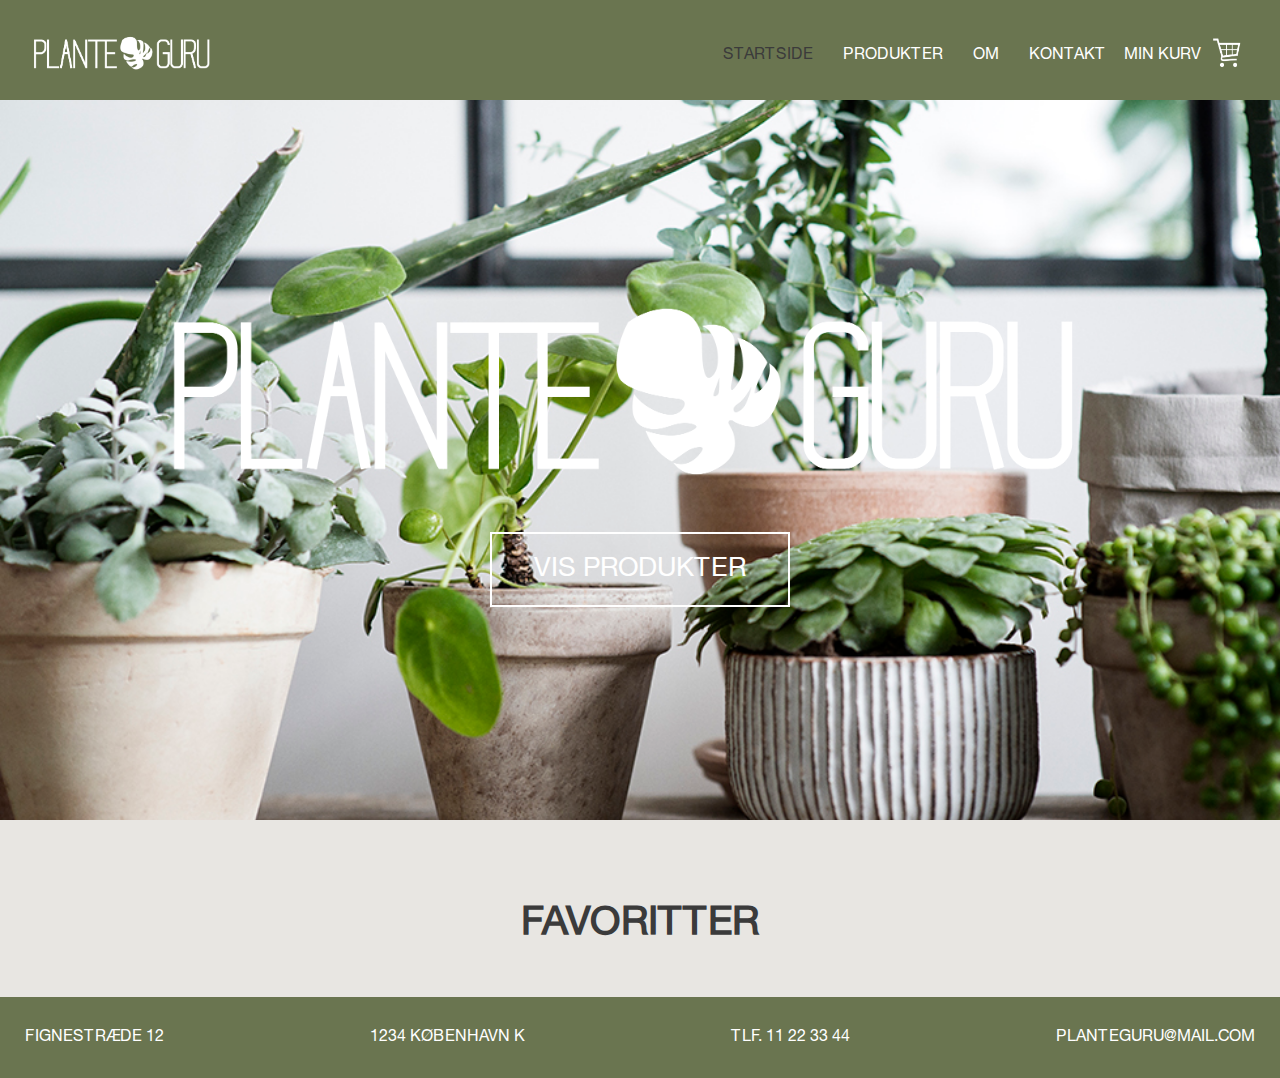
<file: index.html>
<!DOCTYPE html>
<html lang="">

<head>
    <meta charset="utf-8">
    <meta name="viewport" content="width=device-width, initial-scale=1.0">
    <meta name="robots" content="noindex">
    <title>PLANTE GURU</title>
    <link rel="stylesheet" href="style.css">

    <link rel="apple-touch-icon" sizes="180x180" href="favicon/apple-touch-icon.png">
    <link rel="icon" type="image/png" sizes="32x32" href="favicon/favicon-32x32.png">
    <link rel="icon" type="image/png" sizes="16x16" href="favicon/favicon-16x16.png">
    <link rel="manifest" href="favicon/site.webmanifest">
    <link rel="mask-icon" href="favicon/safari-pinned-tab.svg" color="#5bbad5">
    <link rel="shortcut icon" href="favicon/favicon.ico">
    <meta name="msapplication-TileColor" content="#e8e6e2">
    <meta name="msapplication-config" content="favicon/browserconfig.xml">
    <meta name="theme-color" content="#ffffff">

</head>

<body>
    <header>
        <nav class="burgermenu">
            <div id="menuknap">☰</div>
            <ul id="menu" class="hidden">
                <li><a class="valgt_menu" href="index.html">STARTSIDE</a></li>
                <li><a href="produkter.html">PRODUKTER</a></li>
                <li><a href="om.html">OM</a></li>
                <li><a href="kontakt.html">KONTAKT</a></li>
                <li>
                    <div class="min_kurv">MIN KURV</div>
                    <img src="ikoner/basket_white_transparent.png" alt="kurv">
                </li>
                <li>
                    <div class="logo_burgermenu"></div>
                </li>
            </ul>
        </nav>
        <div class="header_logo"><img src="logo/planteguru_white_logo_transparent_tyk.png" alt="logo"></div>
    </header>

    <section>

        <div id="splash">

            <div class="hiddenlogo">
                <div class="logo"><img src="logo/planteguru_white_logo_transparent_tyk.png" alt=" logo"></div>
                <a class="vis_produkter" href="produkter.html">VIS PRODUKTER</a>
            </div>

        </div>

        <h1 class="filterTekst">FAVORITTER</h1>


        <!-- "data_container" er destinationen for vores template-->
        <section class="data_container"></section>

        <!-- Vores webiste er gjort dynamisk ved at indsætte html på det her template vi har sat op -->
        <template>
            <article class="produkter_article">
                <div class="billed_ramme">
                    <img src="" alt="img">
                </div>
                <h2></h2>
                <p class="kort_beskrivelse"></p>

            </article>
        </template>
        <!-- Det data der sættes ind i vores template bliver hentet ind, efter vi løber vores liste af objekter igennem i javascript -->

        <footer>
            <p>FIGNESTRÆDE 12</p>
            <p>1234 KØBENHAVN K</p>
            <p>TLF. 11 22 33 44</p>
            <p>PLANTEGURU@MAIL.COM</p>
        </footer>

    </section>

    <script>
        document.addEventListener("DOMContentLoaded", hentjson);
        console.log("DOMContentLoaded, hentjson funktion kaldt");

        let planter;
        let filter = "alle";

        const listevisning = document.querySelector(".data_container");
        const template = document.querySelector("template");

        async function hentjson() {
            console.log("hentjson");

            let myRawjson = await fetch("https://spreadsheets.google.com/feeds/list/1pUeq7DL83r8HprlFhAdWsyy4jInr6mneRbFrKSbq2fY/od6/public/values?alt=json");

            planter = await myRawjson.json();
            //  console.log(myjson);

            informationer();

        }

        function informationer() {
            console.log("informationer kaldt");

            //Når funktionen køres, bliver alt forrigt html i templaten ryddet.
            listevisning.innerHTML = "";

            // Vi løber derefter vores liste i gennem og siger for hver gsx$favoritter.$t der findes i vores json, skal der på html'en længere oppe (destinationen), sættes en klon ind. Da vi har 6 ting med en værdi i "favoritter" svarer det til 6 elementer der bliver vist.
            planter.feed.entry.forEach((plante) => {

                if (plante.gsx$favoritter.$t) {

                    const klon = template.cloneNode(true).content;

                    //Der bliver peget på de DOM-elementer vi gerne vil indsætte content på -> contentet henter vi gennem vores json
                    klon.querySelector("img").src = `imgs/${plante.gsx$billede.$t}.jpg`;
                    klon.querySelector("article h2").textContent = ` ${plante.gsx$navn.$t}`;
                    klon.querySelector("article .kort_beskrivelse").textContent = ` ${plante.gsx$kort.$t}`;

                    //klon bliver smidt ind i vores data_container.
                    listevisning.appendChild(klon);

                    //Klikker man på et af elementerne bliver man sendt hen til enkeltside.html med elementet's id som ligger i vores json (Singleview)
                    listevisning.lastElementChild.addEventListener("click", () => {
                        location.href = `enkeltside.html?nr=${plante.gsx$id.$t}`;
                    });

                }

            });
        }
    </script>

    <script src="burgermenu.js"></script>
</body></html>
</file>
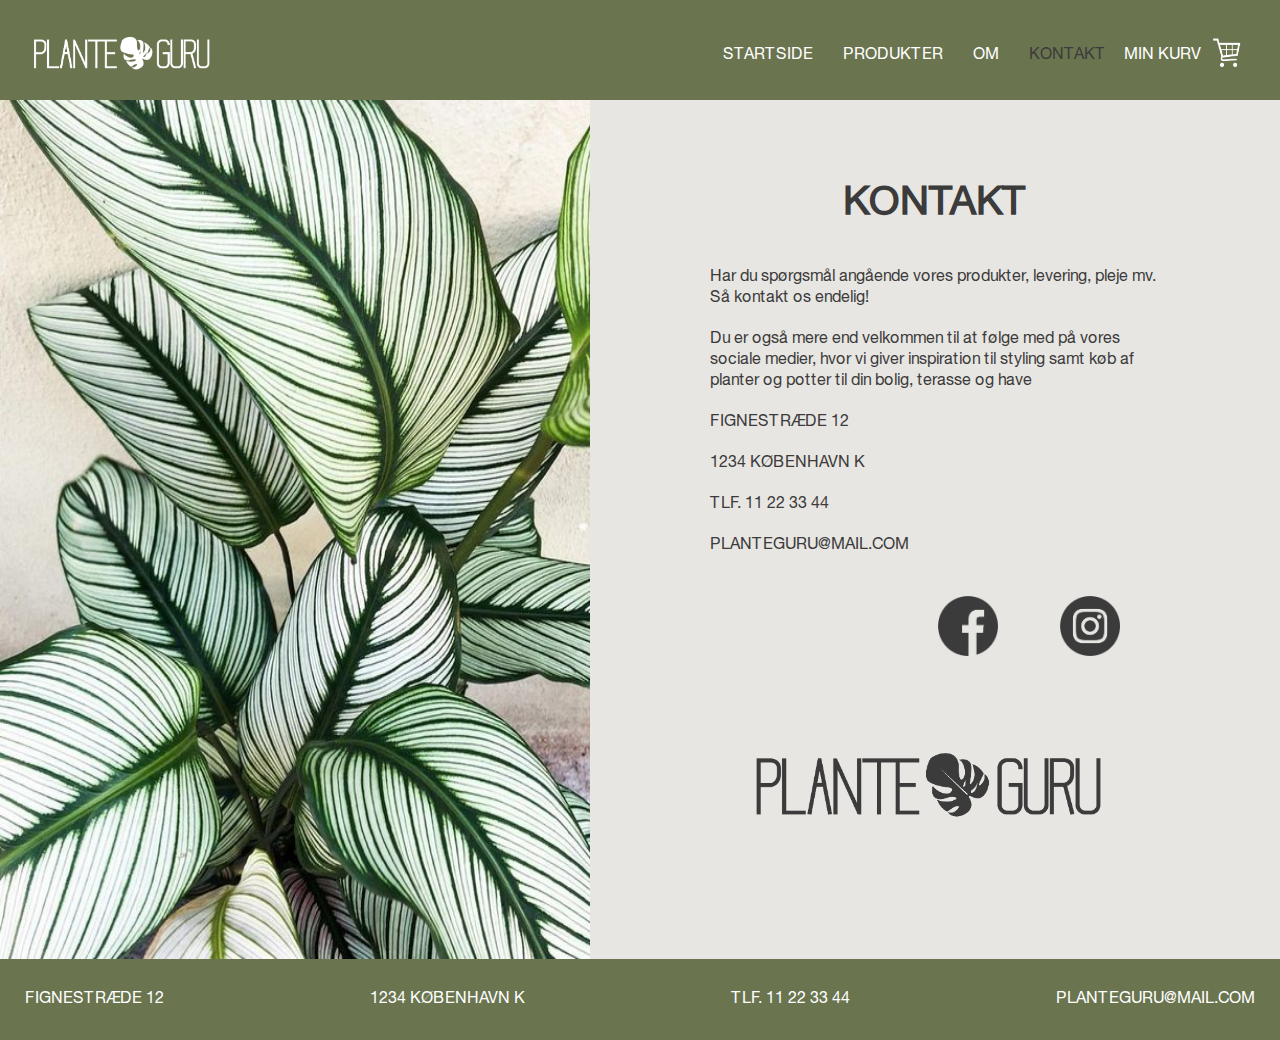
<file: kontakt.html>
<!DOCTYPE html>
<html lang="da">

<head>
    <meta charset="utf-8">
    <meta name="viewport" content="width=device-width, initial-scale=1.0">
    <title>KONTAKT</title>
    <meta name="robots" content="noindex">
    <link rel="stylesheet" href="style.css">
    <link rel="apple-touch-icon" sizes="180x180" href="favicon/apple-touch-icon.png">
    <link rel="icon" type="image/png" sizes="32x32" href="favicon/favicon-32x32.png">
    <link rel="icon" type="image/png" sizes="16x16" href="favicon/favicon-16x16.png">
    <link rel="manifest" href="favicon/site.webmanifest">
    <link rel="mask-icon" href="favicon/safari-pinned-tab.svg" color="#5bbad5">
    <link rel="shortcut icon" href="favicon/favicon.ico">
    <meta name="msapplication-TileColor" content="#e8e6e2">
    <meta name="msapplication-config" content="favicon/browserconfig.xml">
    <meta name="theme-color" content="#ffffff">
</head>

<body>


    <header>
        <div class="header_logo"><a href="index.html"><img src="logo/planteguru_white_logo_transparent_tyk.png" alt="logo"></a></div>

        <nav class="burgermenu">
            <div id="menuknap">☰</div>
            <ul id="menu" class="hidden">
                <li><a href="index.html">STARTSIDE</a></li>
                <li><a href="produkter.html">PRODUKTER</a></li>
                <li><a href="om.html">OM</a></li>
                <li><a class="valgt_menu" href="kontakt.html">KONTAKT</a></li>
                <li>
                    <div class="min_kurv">MIN KURV</div>
                    <img src=" ikoner/basket_white_transparent.png" alt="kurv">
                </li>
                <li>
                    <div class="logo_burgermenu">
                    </div>
                </li>

            </ul>
        </nav>

    </header>
    <section id="kontakt">
        <img class="billede" src="billeder/fa1090c5c9417e0e45fc12aa3cf9fe0d.jpg" alt="">

        <div class="txt">
            <h1>KONTAKT</h1>

            <p>Har du spørgsmål angående vores produkter, levering, pleje mv. <br>Så kontakt os endelig! </p>

            <p>Du er også mere end velkommen til at følge med på vores sociale medier, hvor vi giver inspiration til styling samt køb af planter og potter til din bolig, terasse og have</p>
            <p>FIGNESTRÆDE 12</p>
            <p>1234 KØBENHAVN K</p>
            <p>TLF. 11 22 33 44</p>
            <p>PLANTEGURU@MAIL.COM</p>

            <div class="sm_ikoner">
                <a href="https://www.facebook.com" target="_blank">
                    <img src="ikoner/facebook_ikon.png" alt="facebook">
                </a>
                <a href="https://www.instagram.com" target="_blank">
                    <img src="ikoner/insta_ikon.png" alt="instagram">
                </a>
            </div>

            <img class="sort_logo" src="logo/planteguru_darkgrey_logo_transparent.png" alt="logo">

        </div>

    </section>



    <footer>
        <p>FIGNESTRÆDE 12</p>
        <p>1234 KØBENHAVN K</p>
        <p>TLF. 11 22 33 44</p>
        <p>PLANTEGURU@MAIL.COM</p>
    </footer>
    <script src="burgermenu.js"></script>

</body></html>
</file>
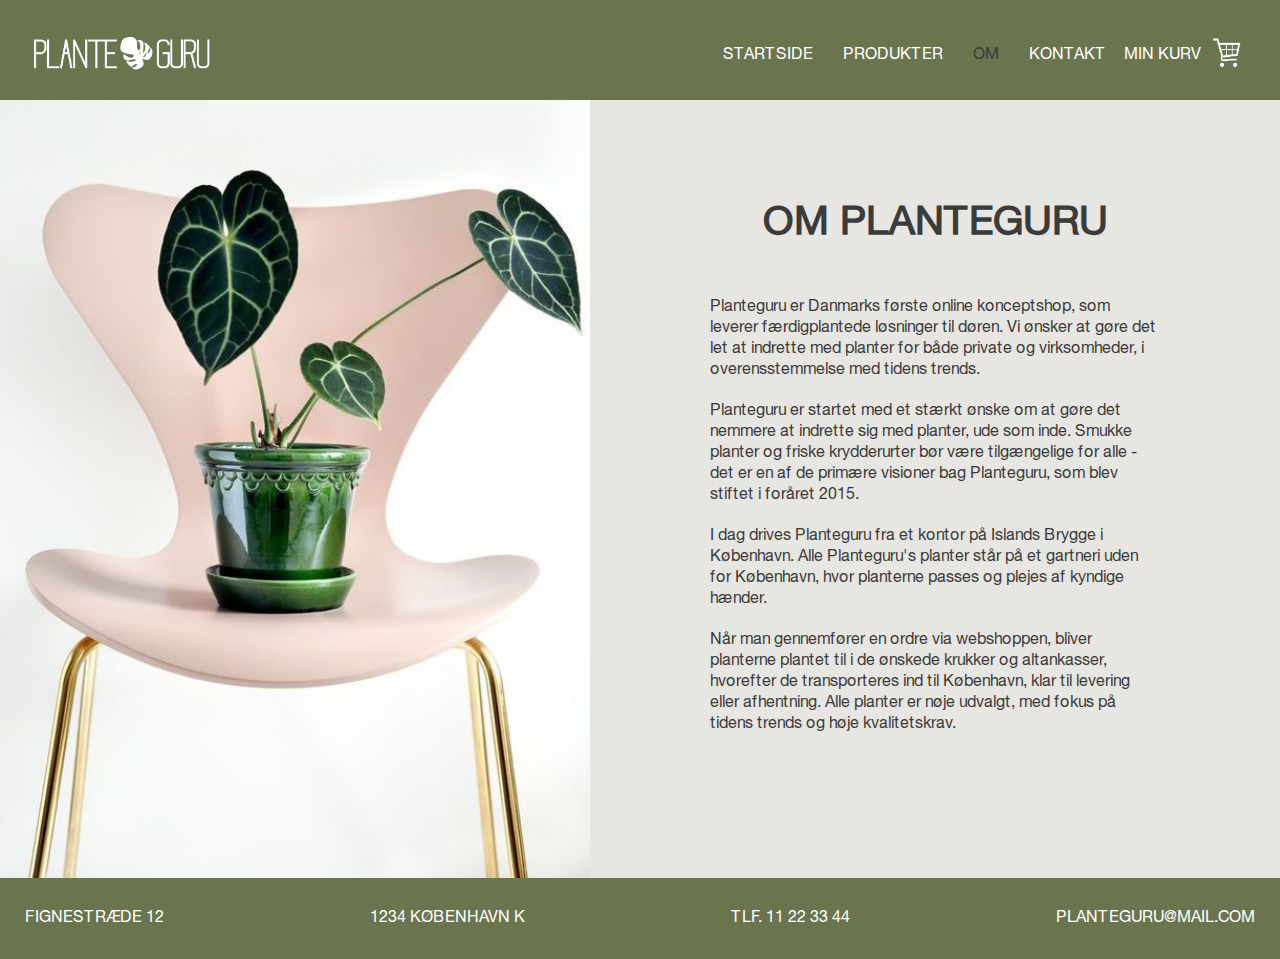
<file: om.html>
<!DOCTYPE html>
<html lang="da">

<head>
    <meta charset="utf-8">
    <meta name="viewport" content="width=device-width, initial-scale=1.0">
    <title>OM</title>
    <meta name="robots" content="noindex">
    <link rel="stylesheet" href="style.css">
    <link rel="apple-touch-icon" sizes="180x180" href="favicon/apple-touch-icon.png">
    <link rel="icon" type="image/png" sizes="32x32" href="favicon/favicon-32x32.png">
    <link rel="icon" type="image/png" sizes="16x16" href="favicon/favicon-16x16.png">
    <link rel="manifest" href="favicon/site.webmanifest">
    <link rel="mask-icon" href="favicon/safari-pinned-tab.svg" color="#5bbad5">
    <link rel="shortcut icon" href="favicon/favicon.ico">
    <meta name="msapplication-TileColor" content="#e8e6e2">
    <meta name="msapplication-config" content="favicon/browserconfig.xml">
    <meta name="theme-color" content="#ffffff">
</head>

<body>

    <header>
        <nav class="burgermenu">
            <div id="menuknap">☰</div>
            <ul id="menu" class="hidden">
                <li><a href="index.html">STARTSIDE</a></li>
                <li><a href="produkter.html">PRODUKTER</a></li>
                <li><a class="valgt_menu" href="om.html">OM</a></li>
                <li><a href="kontakt.html">KONTAKT</a></li>
                <li>
                    <div class="min_kurv">MIN KURV</div>
                    <img src="ikoner/basket_white_transparent.png" alt="kurv">
                </li>
                <li>
                    <div class="logo_burgermenu"></div>
                </li>
            </ul>
        </nav>
        <div class="header_logo"><a href="index.html"><img src="logo/planteguru_white_logo_transparent_tyk.png" alt="logo"></a></div>
    </header>


    <section id="om">
        <img class="billede" src="billeder/a006925681b390dcc93da07e4e12ce69.jpg" alt="plante">


        <div class="txt">
            <h1>OM PLANTEGURU</h1>
            <p>Planteguru er Danmarks første online konceptshop, som leverer færdigplantede løsninger til døren. Vi ønsker at gøre det let at indrette med planter for både private og virksomheder, i overensstemmelse med tidens trends.</p>

            <p>Planteguru er startet med et stærkt ønske om at gøre det nemmere at indrette sig med planter, ude som inde. Smukke planter og friske krydderurter bør være tilgængelige for alle - det er en af de primære visioner bag Planteguru, som blev stiftet i foråret 2015.</p>

            <p>I dag drives Planteguru fra et kontor på Islands Brygge i København. Alle Planteguru's planter står på et gartneri uden for København, hvor planterne passes og plejes af kyndige hænder.</p>

            <p>Når man gennemfører en ordre via webshoppen, bliver planterne plantet til i de ønskede krukker og altankasser, hvorefter de transporteres ind til København, klar til levering eller afhentning. Alle planter er nøje udvalgt, med fokus på tidens trends og høje kvalitetskrav. </p>
        </div>

    </section>


    <footer>
        <p>FIGNESTRÆDE 12</p>
        <p>1234 KØBENHAVN K</p>
        <p>TLF. 11 22 33 44</p>
        <p>PLANTEGURU@MAIL.COM</p>
    </footer>

    <script src="burgermenu.js"></script>

</body></html>
</file>
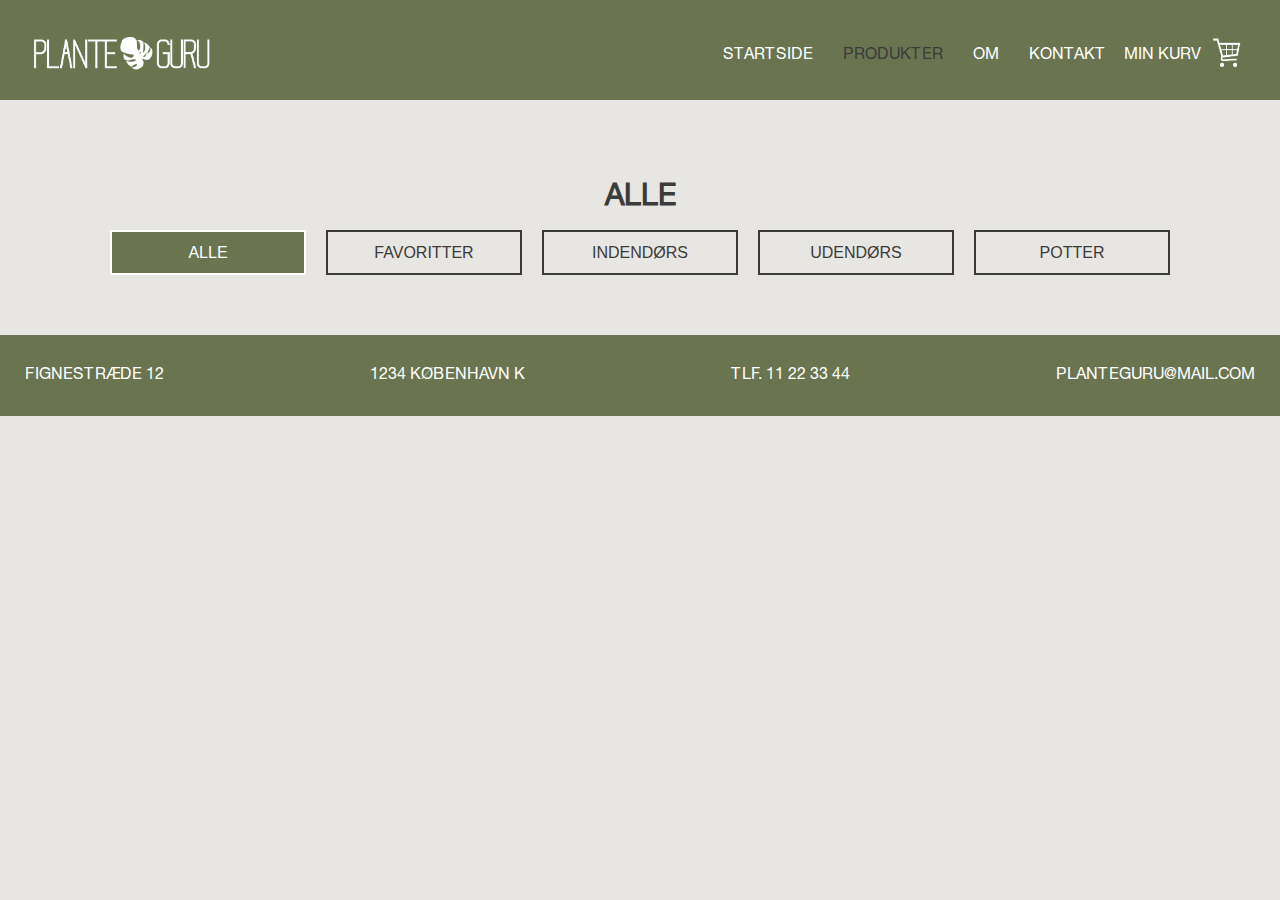
<file: produkter.html>
<!DOCTYPE html>
<html lang="">

<head>
    <meta charset="utf-8">
    <meta name="viewport" content="width=device-width, initial-scale=1.0">
    <title>PRODUKTER</title>
    <link rel="stylesheet" href="style.css">
    <link rel="apple-touch-icon" sizes="180x180" href="favicon/apple-touch-icon.png">
    <link rel="icon" type="image/png" sizes="32x32" href="favicon/favicon-32x32.png">
    <link rel="icon" type="image/png" sizes="16x16" href="favicon/favicon-16x16.png">
    <link rel="manifest" href="favicon/site.webmanifest">
    <link rel="mask-icon" href="favicon/safari-pinned-tab.svg" color="#5bbad5">
    <link rel="shortcut icon" href="favicon/favicon.ico">
    <meta name="msapplication-TileColor" content="#e8e6e2">
    <meta name="msapplication-config" content="favicon/browserconfig.xml">
    <meta name="theme-color" content="#ffffff">

</head>

<body>
    <!--   header indeholder logo og menu-->
    <header>
        <div class="header_logo"><a href="index.html"><img src="logo/planteguru_white_logo_transparent_tyk.png" alt="logo"></a></div>

        <nav class="burgermenu">
            <div id="menuknap">☰</div>
            <ul id="menu" class="hidden">
                <li><a href="index.html">STARTSIDE</a></li>
                <li><a class="valgt_menu" href="produkter.html">PRODUKTER</a></li>
                <li><a href="om.html">OM</a></li>
                <li><a href="kontakt.html">KONTAKT</a></li>
                <li>
                    <div class="min_kurv">MIN KURV</div>
                    <img src="ikoner/basket_white_transparent.png" alt="kurv">
                </li>
                <li>
                    <div class="logo_burgermenu"></div>
                </li>
            </ul>

        </nav>
    </header>


    <h2 class="filterTekst">ALLE</h2>

    <nav class="filter_knapper">
        <button class="filter valgt" data-kategori="alle">ALLE</button>
        <button class="filter" data-favoritter="1">FAVORITTER</button>
        <button class="filter" data-kategori="indendoers">INDENDØRS</button>
        <button class="filter" data-kategori="udendoers">UDENDØRS</button>
        <button class="filter" data-kategori="potter">POTTER</button>
    </nav>

    <!--    tom section til grid visning af indhold-->
    <section class="data_container"></section>

    <!--   template indeholder hvordan data skal placeres iforhold til hinanden-->
    <template>
        <article class="produkter_article">
            <div class="billed_ramme">
                <img src="" alt="img">
            </div>
            <h2></h2>
            <p class="kort_beskrivelse"></p>

        </article>
    </template>

    <footer>
        <p>FIGNESTRÆDE 12</p>
        <p>1234 KØBENHAVN K</p>
        <p>TLF. 11 22 33 44</p>
        <p>PLANTEGURU@MAIL.COM</p>
    </footer>

    <!--    linker til script med burgermenu-->
    <script src="burgermenu.js"></script>

    <!--    linker til script med json data og filter funktion-->
    <script src="json_data.js"></script>

</body></html>
</file>
<file: style.css>
/************   INDHOLDSFORTEGNELSE  **************/
/************   1. GENERELT  **************/
/************   2. FORSIDE  **************/
/************   3. PRODUKTER **************/
/************   4. ENKELT SIDE **************/
/************   5. OM      **************/
/************   6. KONTAKT    **************/
/************   7. MEDIA  Q  **************/

/************   1. GENERELT  **************/

@font-face {
    font-family: 'helvetica';
    src: url('fonts/helveticaneue-roman.woff2') format('woff2'),
        url('fonts/helveticaneue-roman.woff') format('woff');
    font-weight: normal;
    font-style: normal;
}

* {
    box-sizing: border-box;
    margin: 0;
    padding: 0;
}

body {
    margin: 0;
    background-color: #E8E6E2;
    font-family: 'helvetica';

}

h1 {
    text-align: center;
    margin: 0;
    font-family: 'helvetica';
    color: #3B3B3B;
    font-size: 40px;
}

h2 {
    text-align: center;
    color: #3B3B3B;
    font-family: 'helvetica';
    font-size: 30px;

}

h3 {
    font-family: 'helvetica';
    color: #3B3B3B;
}

p {
    font-family: 'helvetica';
    margin: 20px;
    color: #3B3B3B;
    line-height: 21px;
}

/*.txt {
    margin-top: 50px;
    margin-bottom: 50px;
}*/

footer {
    background-color: #6A7550;
    margin-top: 20px;
    padding: 10px;
    font-family: 'helvetica';

}

footer p {
    color: white;
    margin: 20px 15px 20px 15px;
}

.enkelt_footer {
    margin: 0px;
}

img {
    width: 100%;
}



.min_kurv:hover {
    cursor: pointer;
    color: #3B3B3B;
}

/********MENU - desktop*********/



.header_logo {
    display: none;
}

a {
    text-decoration: none;
}

.burgermenu {
    color: #3B3B3B;
    list-style-type: none;
    position: absolute;
    top: 0px;
    right: 0px;
    z-index: 500;
}

.min_kurv {
    color: white;
    padding-left: 0px;
}

li a {
    color: white;
    line-height: 50px;
    padding-bottom: 20px;
    font-family: 'helvetica';
    text-align: left;
}

li:nth-child(5) {
    display: flex;
    flex-wrap: wrap;
}


li img {
    width: 40px;
    height: 40px;
    flex-basis: 10px;
    flex-grow: 1;
}

li div {
    padding: 13px 6px;
    flex-basis: 50px;
    flex-grow: 3;

}

.logo_burgermenu {
    margin: 0;
    background-image: url(logo/planteguru_white_logo_transparent_tyk.png);
    background-size: cover;
    width: 80vw;
    height: 20vh;
    padding: 0;
}



/* Change the link color on hover */
li a:hover {
    color: #3b3b3b;
}

.active {
    color: #3b3b3b;
}

.valgt_menu {
    color: #3b3b3b;
}

/************   2. STARTSIDE  **************/



.vis_produkter {
    border: solid 2px white;
    padding: 20px 0px;
    text-align: center;
    width: 300px;
    display: flex;
    justify-content: space-around;
    margin: auto;
    font-family: 'helvetica';
    font-size: 25px;
    color: white;
    z-index: 500;
    margin-top: 120px;
}

.vis_produkter a {
    color: white;
}

h1 {
    font-family: 'helvetica';
}


/*******SPLASH på forside - mobil********/

#splash {
    width: 100vw;
    height: 150vw;
    background-image: url(billeder/header_2.jpg);
    background-size: cover;
    background-position: 55%;
    margin-top: 0px;
    z-index: 80;
    margin-bottom: 50px;
}

.logo {
    width: 100vw;
    height: 40vw;
    padding-top: 150px;
}




/************   3. PRODUKTER **************/

.filterTekst {
    margin-top: 80px;
}


.filter_knapper {
    display: flex;
    flex-direction: column;
    justify-content: space-between;
    margin: 5px;
    padding: 10px;
    position: relative;
    font-family: 'helvetica';

}

button {
    background-color: transparent;
    border: 2px solid #3B3B3B;
    width: 100%;
    height: 45px;
    font-size: 16px;
    color: #3B3B3B;
    cursor: pointer;
    text-align: center;
    margin-top: 5px;
}


.valgt {
    background-color: #6A7550;
    border-color: white;
    color: white;
}

.data_container {
    display: grid;
    grid-gap: 10px;
    grid-template-columns: repeat(1, 1fr);
    max-width: 900px;
    text-align: center;
    margin: 10px auto;
    padding: 10px;
}

.billed_ramme {
    overflow: hidden;
}

.billed_ramme img {
    transition: all .2s ease-in-out;
}

.billed_ramme img:hover {
    transform: scale(1.05);
}


article {
    padding: 10px;
}

article p,
article h2 {
    text-align: left;
    margin: 10px 0px;
}

.produkter_article {
    cursor: pointer;
}

/************ 4.  ENKELT SIDE  **************/


.enkelt_side {
    /*    width: 100vw;
    height: 100vh;
    margin-bottom: 80px;*/
}

button {
    padding: 5px;
}


.tilbage_ikon {
    position: absolute;
    top: 17.5px;
    left: 15px;
    width: 18px;
    cursor: pointer;
    transition: all .2s ease-in-out;
}

.tilbage_ikon:hover {
    transform: scale(1.2);
}

header .logo {
    display: none;
}

.enkelt_side p,
.enkelt_side h2 {
    margin: 40px 20px 20px 20px;
}

.pris {
    text-align: right;
    margin-right: 10vw;
}

article.plante {
    margin: -10px -10px -12.7px -10px;
}

.forhold {
    display: flex;
    justify-content: space-around;
    padding: 0px 30px 0px 30px;
}

.forhold img {
    width: 80px;
    margin: 5px;
}

.forhold p {
    font-size: 8px;
    text-align: center;
    margin: 0px;
}

.i_kurv {
    border: solid 2px #3b3b3b;
    width: 200px;
    padding: 10px;
    margin: 40px auto;
    text-align: center;
    cursor: pointer;
    transition: all .2s ease-in-out;
}

.i_kurv:hover {
    transform: scale(1.05);
}

/************   5.  OM      **************/



/************   6.  KONTAKT    **************/



#kontakt h1 {
    margin: 30px 0 40px 0;
}

.sm_ikoner {
    display: flex;
    width: 100%;
    justify-content: flex-end;
}

.sm_ikoner img {
    width: 60px;
    margin: 20px 60px 20px 2px;
    transition: all .2s ease-in-out;
}

.sm_ikoner img:hover {
    transform: scale(1.1);
}

/************   7. MEDIA  Q  **************/

@media only screen and (min-width: 640px) {

    .data_container {
        grid-template-columns: repeat(2, 1fr);

    }


    .filter_knapper {
        display: flex;
        flex-direction: row;
        margin: auto;
    }

    button {
        width: 200px;
        text-align: center;
        margin-left: 10px;
        margin-right: 10px;
    }

    .logo {
        padding-top: 20px;
        margin-bottom: -30px;
    }


    .enkelt_side .beskrivelse,
    .enkelt_side h2 {
        margin: 40px 80px 20px 80px;
    }
}


@media only screen and (max-width: 700px) {

    .hidden {
        transform: translateY(-100%);
        /*        opacity: 0;*/
        display: none;
    }

    #menuknap {
        display: inline-block;
        top: 10px;
        right: 10px;
        position: absolute;
        z-index: 2;
        font-family: 'helvetica';
        font-size: 8vw;
        cursor: pointer;
    }

    #menu {
        list-style-type: none;
        transition: transform .3s;
        transform-origin: top left;
        background-image: url(billeder/burgermenu_baggrund.png);
        background-size: cover;
        z-index: 1;
        padding: 100px;
        margin-top: -10px;
        font-size: 20px;
        height: 100%;
        width: 100w;
    }

    #menu li {
        width: 180px;
        margin-top: 10px;
    }

}

@media only screen and (min-width: 700px) {

    /*** media Q header og menu (min)700px ***/

    header {
        height: 100px;
        margin: -20px 0px 0px 0px;
        background-color: #6A7550;
    }

    li a {
        padding: 15px;
    }

    li {
        display: inline-block;
        font-size: 0.7rem;
    }

    li:nth-child(5) {
        padding: 7px;
        margin-right: 20px;

    }

    #menuknap {
        display: none;

    }

    #menu.hidden {
        transform: translateX(0);
        opacity: 1;
    }

    #menu {
        display: flex;
        margin: 30px 10px;
    }

    .header_logo {
        display: inherit;
        width: 250px;
        height: auto;
        right: 5px;
        z-index: 500;
        display: flex;
        margin-top: 20px;
    }

    .logo_burgermenu {
        display: none;
    }

    .vis_produkter {
        margin-top: 0px;
    }

    /*** media Q enkeltsiden (min)700px ***/


    .tilbage_ikon {
        top: 140px;
        left: 20px;
    }

    #om .txt,
    #kontakt .txt {
        margin: 50px;
    }

    .txt h1 {
        margin: 50px 0;
    }

}

@media only screen and (min-width: 800px) {
    footer {
        display: flex;
        flex-direction: row;
        justify-content: space-between;
    }
}


@media only screen and (min-width: 1000px) {

    /*** media Q header og menu (min)1000px ***/

    li {
        font-size: 1rem;
    }

    li:nth-child(5) {
        padding: 3px;
    }

    /*** media Q forside (min)1000px ***/

    .logo {
        padding-top: 20px;
        margin-bottom: -80px;
    }

    .vis_produkter {
        font-size: 27px;
        padding: 20px 40px;
        transition: all .2s ease-in-out;
    }

    .vis_produkter:hover {
        transform: scale(1.05);
    }

    /*** media Q enkeltsiden (min)1000px ***/

    .enkelt_side {
        display: flex;
    }

    .enkelt_side .txt,
    .enkelt_side .plante {
        width: 50vw;
    }

    .enkelt_side p {
        font-size: 16px;
        /*        margin-top: 50px;*/
    }


    .forhold img {
        width: 50px;
    }

    .i_kurv {
        margin-right: 5vw;
    }

    .txt .pris {
        font-size: 25px;
        padding: 20px 8px 30px 0px;
    }

    .forhold {
        text-align: center;
        margin-right: 15vw;
        margin-left: 30px;
    }

    /*** Media Q produktsiden (min)1000px ***/

    .data_container {
        grid-template-columns: repeat(3, 1fr);
        max-width: 1100px;
    }



    .filter_knapper {
        max-width: 1100px;
        text-align: center;
    }

    button {
        text-align: center;
    }

    /*** Media Q kontakt og om (min)1000px ***/

    #kontakt,
    #om {
        display: flex;
        flex-wrap: wrap;
        margin: 0px;
        margin-bottom: -20px;
        flex-direction: row;
    }

    #kontakt .txt,
    #om .txt {
        flex-basis: 400px;
        flex-grow: 1;
        padding: 0px 50px;
    }

    #kontakt h2,
    #om h2 {
        margin-bottom: 20px;
    }

    #kontakt .billede,
    #om .billede {
        flex-basis: 400px;
        flex-grow: 1;
    }

}

/*** Media Q Enkeltside og om (min)1400px ***/

@media only screen and (min-width: 1400px) {
    .enkelt_side .txt {
        margin: 60px;
    }

}

/********SPLASH - desktop*******/

@media (orientation: landscape) {
    #splash {
        width: 100vw;
        height: 56.25vw;
        background-position: 0% 0%;
        margin-top: 0vw;
    }
}
</file>
